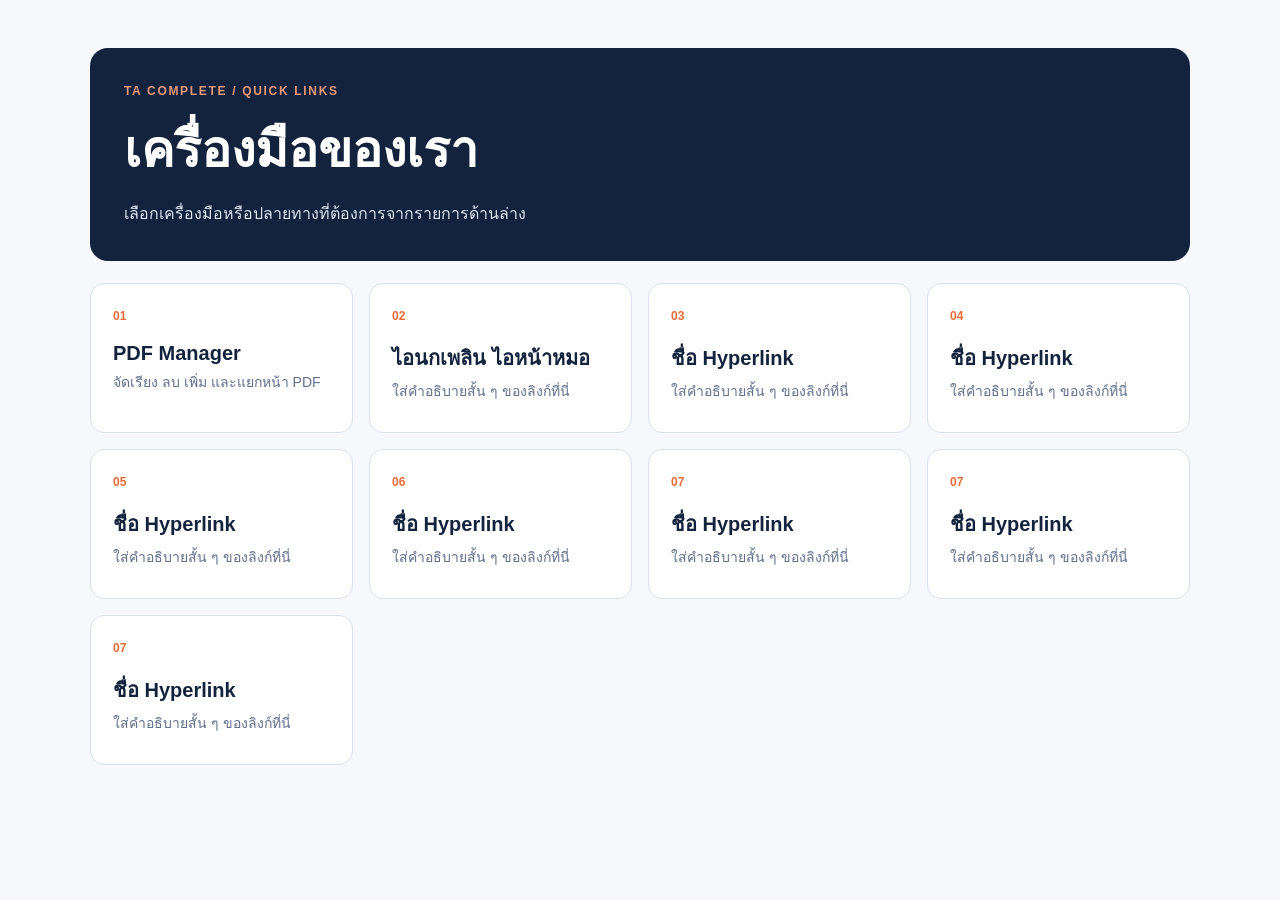
<file: index.html>
<!doctype html>
<html lang="th">
<head>
  <meta charset="utf-8">
  <meta name="viewport" content="width=device-width, initial-scale=1">
  <title>TA Complete — Tools</title>
  <style>
    :root {
      --navy: #13233d;
      --orange: #e66b38;
      --paper: #f6f8fb;
      --line: #d9e1eb;
      --muted: #60708b;
    }

    * { box-sizing: border-box; }

    body {
      margin: 0;
      min-height: 100vh;
      background: var(--paper);
      color: var(--navy);
      font-family: Arial, "Noto Sans Thai", sans-serif;
    }

    main {
      width: min(1100px, calc(100% - 32px));
      margin: 0 auto;
      padding: 48px 0;
    }

    header {
      padding: 34px;
      border-radius: 18px;
      background: var(--navy);
      color: #fff;
    }

    .eyebrow {
      margin: 0 0 8px;
      color: #eb9978;
      font-size: 12px;
      font-weight: 700;
      letter-spacing: .14em;
    }

    h1 { margin: 0; font-size: clamp(32px, 6vw, 50px); }

    header p {
      max-width: 650px;
      margin: 12px 0 0;
      color: #dbe4f3;
      line-height: 1.65;
    }

    .links {
      display: grid;
      grid-template-columns: repeat(auto-fit, minmax(240px, 1fr));
      gap: 16px;
      margin-top: 22px;
    }

    .link-card {
      display: block;
      min-height: 150px;
      padding: 22px;
      border: 1px solid var(--line);
      border-radius: 14px;
      background: #fff;
      color: inherit;
      text-decoration: none;
      transition: transform .18s ease, border-color .18s ease, box-shadow .18s ease;
    }

    .link-card:hover,
    .link-card:focus-visible {
      transform: translateY(-3px);
      border-color: var(--orange);
      box-shadow: 0 10px 24px rgba(19, 35, 61, .09);
      outline: none;
    }

    .number { color: var(--orange); font-size: 12px; font-weight: 700; }
    h2 { margin: 18px 0 7px; font-size: 20px; }
    .link-card p { margin: 0; color: var(--muted); font-size: 14px; line-height: 1.5; }

    @media (max-width: 560px) {
      main { padding: 20px 0; }
      header { padding: 24px; }
    }
  </style>
</head>
<body>
  <main>
    <header>
      <p class="eyebrow">TA COMPLETE / QUICK LINKS</p>
      <h1>เครื่องมือของเรา</h1>
      <p>เลือกเครื่องมือหรือปลายทางที่ต้องการจากรายการด้านล่าง</p>
    </header>

    <section class="links" aria-label="รายการลิงก์">
      <a class="link-card" href="https://nongsaisuearai.github.io/TA-FAMELINE/PDF_MERGER.html">
        <span class="number">01</span>
        <h2>PDF Manager</h2>
        <p>จัดเรียง ลบ เพิ่ม และแยกหน้า PDF</p>
      </a>

      <!-- เปลี่ยน # เป็น URL และแก้ข้อความของแต่ละช่องได้ตามต้องการ -->
      <a class="link-card" href="https://nongsaisuearai.github.io/TA-FAMELINE/ta-pdf-manager.html">
        <span class="number">02</span>
        <h2>ไอนกเพลิน ไอหน้าหมอ </h2>
        <p>ใส่คำอธิบายสั้น ๆ ของลิงก์ที่นี่</p>
      </a>

      <a class="link-card" href="#">
        <span class="number">03</span>
        <h2>ชื่อ Hyperlink</h2>
        <p>ใส่คำอธิบายสั้น ๆ ของลิงก์ที่นี่</p>
      </a>

      <a class="link-card" href="#">
        <span class="number">04</span>
        <h2>ชื่อ Hyperlink</h2>
        <p>ใส่คำอธิบายสั้น ๆ ของลิงก์ที่นี่</p>
      </a>

      <a class="link-card" href="#">
        <span class="number">05</span>
        <h2>ชื่อ Hyperlink</h2>
        <p>ใส่คำอธิบายสั้น ๆ ของลิงก์ที่นี่</p>
      </a>

      <a class="link-card" href="#">
        <span class="number">06</span>
        <h2>ชื่อ Hyperlink</h2>
        <p>ใส่คำอธิบายสั้น ๆ ของลิงก์ที่นี่</p>
      </a>
      <a class="link-card" href="#">
        <span class="number">07</span>
        <h2>ชื่อ Hyperlink</h2>
        <p>ใส่คำอธิบายสั้น ๆ ของลิงก์ที่นี่</p>
      </a>
      <a class="link-card" href="#">
        <span class="number">07</span>
        <h2>ชื่อ Hyperlink</h2>
        <p>ใส่คำอธิบายสั้น ๆ ของลิงก์ที่นี่</p>
      </a>
      <a class="link-card" href="#">
        <span class="number">07</span>
        <h2>ชื่อ Hyperlink</h2>
        <p>ใส่คำอธิบายสั้น ๆ ของลิงก์ที่นี่</p>
      </a>
    </section>
  </main>
</body>
</html>
</file>
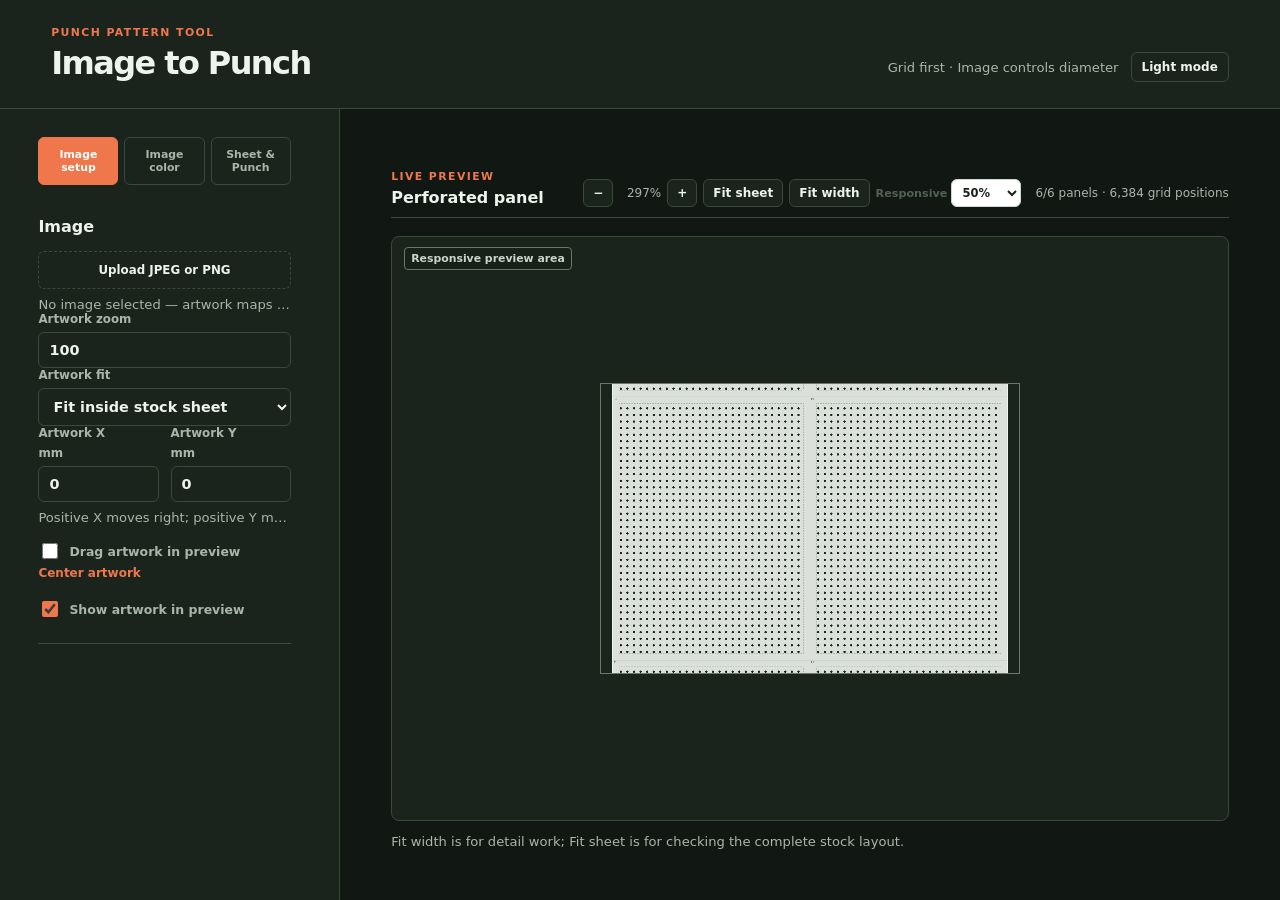
<file: GPT CODEX IMAGE-TO-PUNCH/index.html>
<!doctype html>
<html lang="en">
  <head>
    <meta charset="UTF-8" />
    <meta name="viewport" content="width=device-width, initial-scale=1.0" />
    <title>Image to Punch</title>
    <link rel="stylesheet" href="style.css" />
  </head>
  <body class="dark-mode">
    <header class="topbar">
      <div><p class="eyebrow">PUNCH PATTERN TOOL</p><h1>Image to Punch</h1></div>
      <div class="topbar-actions"><p class="topbar-note">Grid first · Image controls diameter</p><button id="theme-toggle" class="theme-toggle" type="button">Light mode</button></div>
    </header>
    <main class="app-layout">
      <aside class="controls" aria-label="Punch settings">
        <form id="settings-form">
          <div class="control-tabs" role="tablist" aria-label="Settings categories">
            <button id="image-adjustment-tab" class="control-tab is-active" type="button" role="tab" aria-selected="true" aria-controls="image-adjustment-panel" data-settings-tab="image-adjustment">Image setup</button>
            <button id="image-color-tab" class="control-tab" type="button" role="tab" aria-selected="false" aria-controls="image-color-panel" data-settings-tab="image-color">Image color</button>
            <button id="sheet-punch-tab" class="control-tab" type="button" role="tab" aria-selected="false" aria-controls="sheet-punch-panel" data-settings-tab="sheet-punch">Sheet &amp; Punch</button>
          </div>
          <div id="image-adjustment-panel" class="settings-tab-panel" role="tabpanel" aria-labelledby="image-adjustment-tab">
          <section class="control-section">
            <h2>Image</h2>
            <label class="upload-control" for="image-upload"><span>Upload JPEG or PNG</span><input id="image-upload" type="file" accept="image/jpeg,image/png" /></label>
            <p id="image-name" class="hint">No image selected — artwork maps across the full stock sheet</p>
            <label>Artwork zoom<input id="image-scale" type="number" min="10" max="400" step="1" value="100" /></label>
            <label>Artwork fit<select id="image-fit"><option value="contain">Fit inside stock sheet</option><option value="cover">Fill stock sheet (crop)</option><option value="stretch">Stretch to stock sheet</option></select></label>
            <div class="field-grid two-columns"><label>Artwork X <span>mm</span><input id="artwork-offset-x" type="number" step="0.1" value="0" /></label><label>Artwork Y <span>mm</span><input id="artwork-offset-y" type="number" step="0.1" value="0" /></label></div>
            <p class="hint">Positive X moves right; positive Y moves up from the sheet centre.</p>
            <label class="toggle"><input id="move-artwork" type="checkbox" /><span>Drag artwork in preview</span></label><button id="center-artwork" class="add-punch" type="button">Center artwork</button>
            <label class="toggle"><input id="show-artwork" type="checkbox" checked /><span>Show artwork in preview</span></label>
          </section>
          </div>
          <div id="image-color-panel" class="settings-tab-panel" role="tabpanel" aria-labelledby="image-color-tab" hidden>
            <section class="control-section">
              <h2>Image color</h2>
              <div class="tone-controls">
                <label class="tone-control"><span>Brightness <output id="image-brightness-value">0%</output></span><input id="image-brightness" type="range" min="-100" max="100" step="1" value="0" /></label>
                <label class="tone-control"><span>Contrast <output id="image-contrast-value">0%</output></span><input id="image-contrast" type="range" min="-100" max="100" step="1" value="0" /></label>
                <div class="tone-group">
                  <h3>Levels</h3>
                  <label class="tone-control"><span>Black point <output id="level-black-value">0</output></span><input id="level-black" type="range" min="0" max="254" step="1" value="0" /></label>
                  <label class="tone-control"><span>Midtone <output id="level-gamma-value">1.00</output></span><input id="level-gamma" type="range" min="0.10" max="3" step="0.01" value="1" /></label>
                  <label class="tone-control"><span>White point <output id="level-white-value">255</output></span><input id="level-white" type="range" min="1" max="255" step="1" value="255" /></label>
                </div>
                <div class="tone-group curve-group">
                  <div class="tone-group-heading"><h3>Curves</h3><button id="reset-curve" class="curve-reset" type="button">Reset curve</button></div>
                  <canvas id="tone-curve" width="260" height="180" aria-label="Tone curve editor"></canvas>
                  <input id="image-curve" type="hidden" value="0,0;255,255" />
                  <p class="curve-help">Click to add a point · drag to adjust · double-click a point to remove</p>
                </div>
                <label class="tone-control"><span>Artwork opacity <output id="artwork-opacity-value">22%</output></span><input id="artwork-opacity" type="range" min="0" max="100" step="1" value="22" /></label>
              </div>
              <button id="reset-image-color" class="secondary reset-image-color" type="button">Reset image color</button>
              <p class="hint tone-hint">Brightness, contrast, Levels, and Curves affect both the preview artwork and punch-size calculation. Opacity affects the preview only.</p>
            </section>
          </div>
          <div id="sheet-punch-panel" class="settings-tab-panel" role="tabpanel" aria-labelledby="sheet-punch-tab" hidden>
          <section class="control-section">
            <h2>DXF input</h2>
            <label class="upload-control" for="dxf-upload"><span>Upload DXF</span><input id="dxf-upload" type="file" accept=".dxf,application/dxf,text/plain" /></label>
            <p id="dxf-name" class="hint">No DXF selected — use this for panel outlines and cut geometry</p>
            <p id="dxf-info" class="hint">DXF import will be mapped to the stock-sheet coordinate system.</p>
            <label class="toggle"><input id="show-dxf" type="checkbox" checked /><span>Show DXF geometry in preview</span></label>
          </section>
          <section class="control-section">
            <h2>Stock sheet <span>mm</span></h2>
            <div class="field-grid two-columns">
              <label>Width<input id="sheet-width" type="number" min="1" value="1200" /></label><label>Height<input id="sheet-height" type="number" min="1" value="2400" /></label>
              <label>Start X<input id="start-x" type="number" min="0" value="25" /></label><label>Start Y<input id="start-y" type="number" min="0" value="25" /></label>
              <label class="full-width">Safe margin<input id="sheet-margin" type="number" min="0" step="0.1" value="0" /></label>
            </div><p class="hint">Origin: bottom-left (DXF coordinate system)</p>
          </section>
          <section class="control-section">
            <h2>Preview colors</h2>
            <div class="field-grid two-columns color-fields">
              <label>Sheet color<input id="sheet-color" type="color" value="#dbe1da" /></label>
              <label>Background color<input id="background-color" type="color" value="#1b241c" /></label>
            </div>
            <label class="toggle"><input id="show-sheet" type="checkbox" checked /><span>Show sheet in preview</span></label>
            <p class="hint">These colors affect the preview only, not the exported DXF.</p>
          </section>
          <section class="control-section">
            <h2>Panel layout <span>mm</span></h2>
            <div class="field-grid two-columns">
              <label>Panel width<input id="panel-width" type="number" min="1" value="600" /></label><label>Panel height<input id="panel-height" type="number" min="1" value="800" /></label>
              <label>Quantity<input id="panel-quantity" type="number" min="1" step="1" value="6" /></label><label>Gap X<input id="panel-gap-x" type="number" min="0" step="0.1" value="0" /></label>
              <label class="full-width">Gap Y<input id="panel-gap-y" type="number" min="0" step="0.1" value="0" /></label><label class="full-width">Panel punch margin<input id="panel-punch-margin" type="number" min="0" step="0.1" value="20" /></label>
            </div><label class="toggle"><input id="allow-panel-rotation" type="checkbox" /><span>Allow 90° panel rotation</span></label>
          </section>
          <section class="control-section">
            <h2>Pattern <span>mm / degrees</span></h2>
            <div class="field-grid two-columns"><label>Pitch X<input id="pitch-x" type="number" min="0.1" step="0.1" value="20" /></label><label>Pitch Y<input id="pitch-y" type="number" min="0.1" step="0.1" value="20" /></label><label class="full-width">Angle<input id="pattern-angle" type="number" min="0" max="360" step="1" value="0" /></label></div>
          </section>
          <section class="control-section">
            <h2>Holes <span>mm</span></h2>
            <label>Size mode<select id="hole-mode"><option value="continuous">Continuous range</option><option value="punch-list">Punch tool list</option></select></label>
            <div id="continuous-size-fields" class="field-grid two-columns mode-content">
              <label>Min size<input id="min-diameter" type="number" min="0" step="0.1" value="2" /></label><label>Max size<input id="max-diameter" type="number" min="0" step="0.1" value="12" /></label>
              <label>Hole shape<select id="continuous-shape"><option value="circle">Circle</option><option value="square">Square</option><option value="rectangle">Rectangle</option><option value="slot">Slot</option></select></label><label>Shape ratio<input id="continuous-ratio" type="number" min="1" step="0.1" value="2" /></label>
            </div><label class="toggle"><input id="invert" type="checkbox" /><span>Invert brightness mapping</span></label>
            <div id="punch-list" class="punch-list mode-content is-hidden" aria-label="Fixed punch tool list">
              <div class="punch-list-head"><span>Width / Ø</span><span>Height / length</span><span>Hole shape</span><span></span></div>
              <div id="punch-list-rows">
                <div class="punch-row"><input class="punch-size" type="number" min="0.1" step="0.1" value="2" aria-label="Punch width or diameter" /><input class="punch-secondary is-hidden" type="number" min="0.1" step="0.1" value="4" aria-label="Punch height or length" disabled /><select class="punch-shape" aria-label="Punch shape"><option value="circle">Circle</option><option value="square">Square</option><option value="rectangle">Rectangle</option><option value="slot">Slot</option></select><button class="remove-punch" type="button" aria-label="Remove punch">×</button></div>
                <div class="punch-row"><input class="punch-size" type="number" min="0.1" step="0.1" value="4" aria-label="Punch width or diameter" /><input class="punch-secondary is-hidden" type="number" min="0.1" step="0.1" value="8" aria-label="Punch height or length" disabled /><select class="punch-shape" aria-label="Punch shape"><option value="circle">Circle</option><option value="square">Square</option><option value="rectangle">Rectangle</option><option value="slot">Slot</option></select><button class="remove-punch" type="button" aria-label="Remove punch">×</button></div>
                <div class="punch-row"><input class="punch-size" type="number" min="0.1" step="0.1" value="6" aria-label="Punch width or diameter" /><input class="punch-secondary is-hidden" type="number" min="0.1" step="0.1" value="12" aria-label="Punch height or length" disabled /><select class="punch-shape" aria-label="Punch shape"><option value="circle">Circle</option><option value="square">Square</option><option value="rectangle">Rectangle</option><option value="slot">Slot</option></select><button class="remove-punch" type="button" aria-label="Remove punch">×</button></div>
                <div class="punch-row"><input class="punch-size" type="number" min="0.1" step="0.1" value="8" aria-label="Punch width or diameter" /><input class="punch-secondary is-hidden" type="number" min="0.1" step="0.1" value="16" aria-label="Punch height or length" disabled /><select class="punch-shape" aria-label="Punch shape"><option value="circle">Circle</option><option value="square">Square</option><option value="rectangle">Rectangle</option><option value="slot">Slot</option></select><button class="remove-punch" type="button" aria-label="Remove punch">×</button></div>
              </div><button id="add-punch" class="add-punch" type="button">+ Add punch</button><small>Edit each tool independently; preview updates automatically. Circle: diameter. Square: side. Rectangle / Slot: overall width × height in mm (Slot includes rounded ends). Tools are ranked by opening area and assigned equal brightness bands, from small/light to large/dark; Invert reverses this.</small>
            </div>
          </section>
          <div class="actions"><button type="submit" class="primary">Generate preview</button><button id="export-dxf" type="button" class="secondary">Export DXF</button><div class="project-actions"><button id="save-project" type="button" class="secondary">Save project</button><button id="open-project" type="button" class="secondary">Open project</button><input id="project-file" type="file" accept="application/json,.json" hidden /></div><p id="project-status" class="hint">Auto-save is on — settings will be restored after refresh.</p><p id="action-status" class="action-status" aria-live="polite">Change settings, then generate the preview.</p></div>
          </div>
        </form>
      </aside>
      <section class="workspace" aria-label="Punch preview"><div class="workspace-header"><div><p class="eyebrow">LIVE PREVIEW</p><h2>Perforated panel</h2></div><div class="preview-tools"><button id="preview-zoom-out" type="button" aria-label="Zoom out">−</button><output id="preview-zoom">100%</output><button id="preview-zoom-in" type="button" aria-label="Zoom in">+</button><button id="preview-zoom-fit" type="button">Fit sheet</button><button id="preview-fill" type="button">Fit width</button><label class="preview-size-label">Responsive <select id="preview-size" aria-label="Responsive preview size"><option value="50" selected>50%</option><option value="60">60%</option><option value="70">70%</option><option value="80">80%</option><option value="100">100%</option></select></label><output id="status">Ready to generate</output></div></div><div class="canvas-wrap"><span class="preview-frame-label">Responsive preview area</span><canvas id="preview-canvas" width="1800" height="1244" aria-label="Punch pattern preview"></canvas></div><p class="workspace-note">Fit width is for detail work; Fit sheet is for checking the complete stock layout.</p></section>
    </main><script src="app.js"></script>
  </body>
</html>
</file>
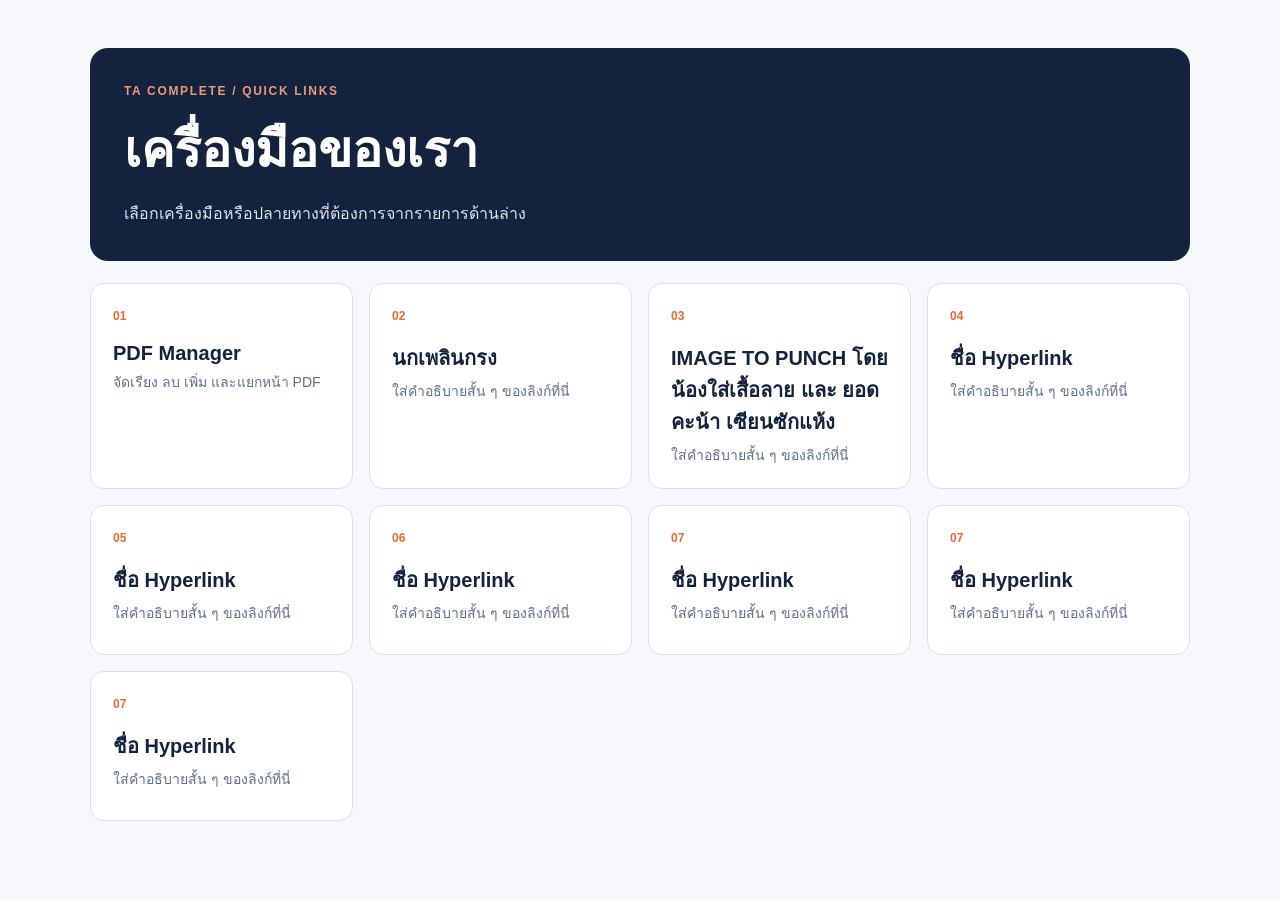
<file: index_L1.html>
<!doctype html>
<html lang="th">
<head>
  <meta charset="utf-8">
  <meta name="viewport" content="width=device-width, initial-scale=1">
  <title>TA Complete — Tools</title>
  <style>
    :root {
      --navy: #13233d;
      --orange: #e66b38;
      --paper: #f6f8fb;
      --line: #d9e1eb;
      --muted: #60708b;
    }

    * { box-sizing: border-box; }

    body {
      margin: 0;
      min-height: 100vh;
      background: var(--paper);
      color: var(--navy);
      font-family: Arial, "Noto Sans Thai", sans-serif;
    }

    main {
      width: min(1100px, calc(100% - 32px));
      margin: 0 auto;
      padding: 48px 0;
    }

    header {
      padding: 34px;
      border-radius: 18px;
      background: var(--navy);
      color: #fff;
    }

    .eyebrow {
      margin: 0 0 8px;
      color: #eb9978;
      font-size: 12px;
      font-weight: 700;
      letter-spacing: .14em;
    }

    h1 { margin: 0; font-size: clamp(32px, 6vw, 50px); }

    header p {
      max-width: 650px;
      margin: 12px 0 0;
      color: #dbe4f3;
      line-height: 1.65;
    }

    .links {
      display: grid;
      grid-template-columns: repeat(auto-fit, minmax(240px, 1fr));
      gap: 16px;
      margin-top: 22px;
    }

    .link-card {
      display: block;
      min-height: 150px;
      padding: 22px;
      border: 1px solid var(--line);
      border-radius: 14px;
      background: #fff;
      color: inherit;
      text-decoration: none;
      transition: transform .18s ease, border-color .18s ease, box-shadow .18s ease;
    }

    .link-card:hover,
    .link-card:focus-visible {
      transform: translateY(-3px);
      border-color: var(--orange);
      box-shadow: 0 10px 24px rgba(19, 35, 61, .09);
      outline: none;
    }

    .number { color: var(--orange); font-size: 12px; font-weight: 700; }
    h2 { margin: 18px 0 7px; font-size: 20px; }
    .link-card p { margin: 0; color: var(--muted); font-size: 14px; line-height: 1.5; }

    @media (max-width: 560px) {
      main { padding: 20px 0; }
      header { padding: 24px; }
    }
  </style>
</head>
<body>
  <main>
    <header>
      <p class="eyebrow">TA COMPLETE / QUICK LINKS</p>
      <h1>เครื่องมือของเรา</h1>
      <p>เลือกเครื่องมือหรือปลายทางที่ต้องการจากรายการด้านล่าง</p>
    </header>

    <section class="links" aria-label="รายการลิงก์">
      <a class="link-card" href="https://nongsaisuearai.github.io/TA-FAMELINE/PDF_MERGER.html">
        <span class="number">01</span>
        <h2>PDF Manager</h2>
        <p>จัดเรียง ลบ เพิ่ม และแยกหน้า PDF</p>
      </a>

      <!-- เปลี่ยน # เป็น URL และแก้ข้อความของแต่ละช่องได้ตามต้องการ -->
      <a class="link-card" href="https://nongsaisuearai.github.io/TA-FAMELINE/ta-pdf-manager.html">
        <span class="number">02</span>
        <h2>นกเพลินกรง</h2>
        <p>ใส่คำอธิบายสั้น ๆ ของลิงก์ที่นี่</p>
      </a>

      <a class="link-card" href="https://nongsaisuearai.github.io/TA-FAMELINE/GPT%20CODEX%20IMAGE-TO-PUNCH/index.html">
        <span class="number">03</span>
        <h2>IMAGE TO PUNCH โดย น้องใส่เสื้อลาย และ ยอดคะน้า เซียนซักแห้ง</h2>
        <p>ใส่คำอธิบายสั้น ๆ ของลิงก์ที่นี่</p>
      </a>

      <a class="link-card" href="#">
        <span class="number">04</span>
        <h2>ชื่อ Hyperlink</h2>
        <p>ใส่คำอธิบายสั้น ๆ ของลิงก์ที่นี่</p>
      </a>

      <a class="link-card" href="#">
        <span class="number">05</span>
        <h2>ชื่อ Hyperlink</h2>
        <p>ใส่คำอธิบายสั้น ๆ ของลิงก์ที่นี่</p>
      </a>

      <a class="link-card" href="#">
        <span class="number">06</span>
        <h2>ชื่อ Hyperlink</h2>
        <p>ใส่คำอธิบายสั้น ๆ ของลิงก์ที่นี่</p>
      </a>
      <a class="link-card" href="#">
        <span class="number">07</span>
        <h2>ชื่อ Hyperlink</h2>
        <p>ใส่คำอธิบายสั้น ๆ ของลิงก์ที่นี่</p>
      </a>
      <a class="link-card" href="#">
        <span class="number">07</span>
        <h2>ชื่อ Hyperlink</h2>
        <p>ใส่คำอธิบายสั้น ๆ ของลิงก์ที่นี่</p>
      </a>
      <a class="link-card" href="#">
        <span class="number">07</span>
        <h2>ชื่อ Hyperlink</h2>
        <p>ใส่คำอธิบายสั้น ๆ ของลิงก์ที่นี่</p>
      </a>
    </section>
  </main>
</body>
</html>
</file>
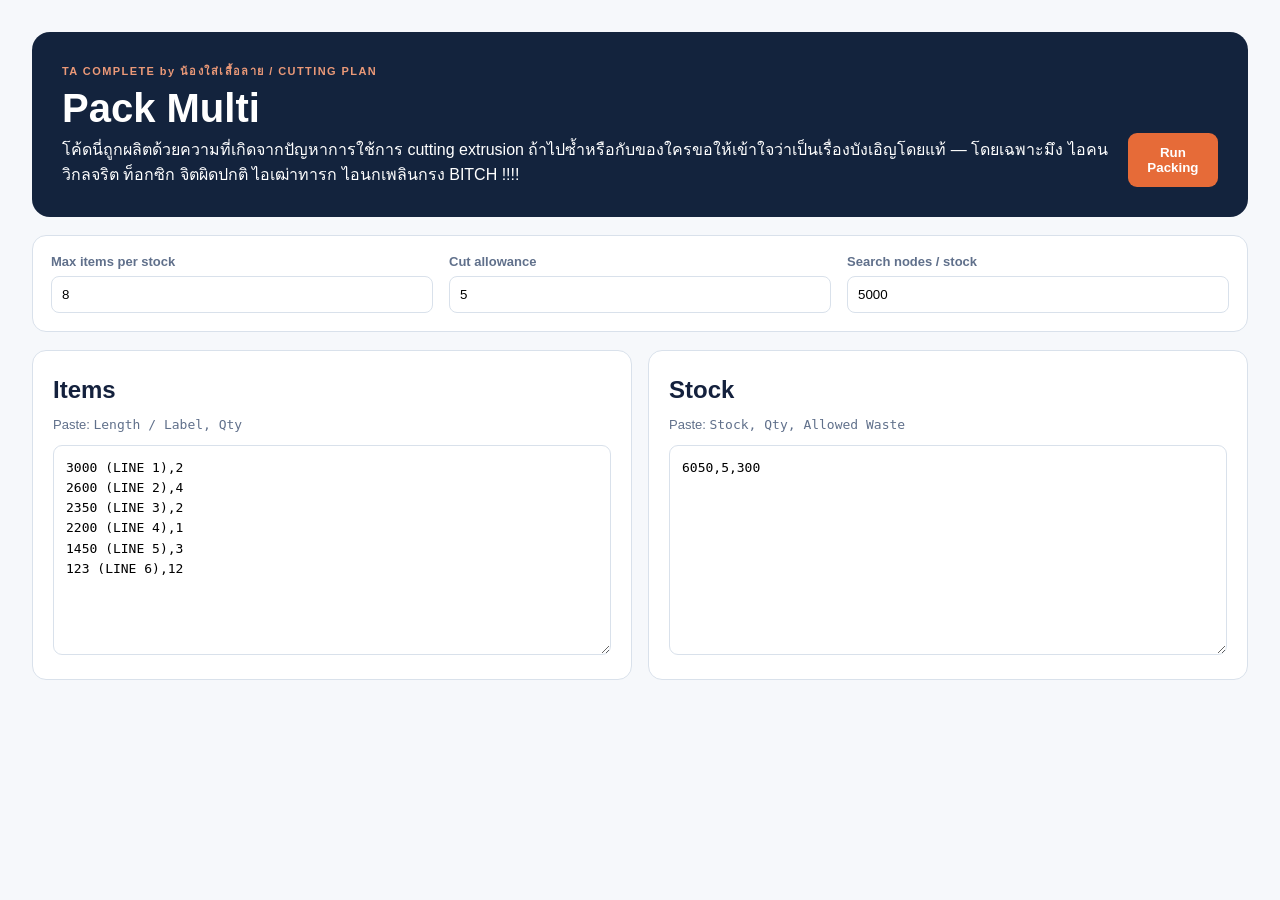
<file: PACK_MULTI_WEB.html>
<!doctype html>
<html lang="en"><head><meta charset="utf-8"><meta name="viewport" content="width=device-width,initial-scale=1"><title>TA Pack Multi</title>
<style>
:root{--ink:#14213d;--line:#d9e1eb;--paper:#f6f8fb;--accent:#e66b38;--navy:#13233d}*{box-sizing:border-box}body{margin:0;background:var(--paper);color:var(--ink);font-family:Arial,sans-serif}main{max-width:1400px;margin:auto;padding:32px}header{display:flex;justify-content:space-between;align-items:end;gap:20px;padding:30px;background:var(--navy);color:#fff;border-radius:18px}h1{font-size:40px;margin:6px 0}h2{margin:5px 0}.eyebrow{font-size:11px;font-weight:bold;letter-spacing:.13em;color:#eb9978}button{border:0;border-radius:9px;padding:12px 17px;font-weight:bold;cursor:pointer}.run{background:var(--accent);color:#fff}.secondary{background:#fff;color:var(--navy);border:1px solid var(--line)}.settings,.inputs{display:grid;gap:16px;margin-top:18px}.settings{grid-template-columns:repeat(3,1fr);padding:18px;background:#fff;border:1px solid var(--line);border-radius:14px}.inputs{grid-template-columns:1fr 1fr}.card,.summary{padding:20px;background:#fff;border:1px solid var(--line);border-radius:14px}label{font-size:13px;font-weight:bold;color:#60708b}input{display:block;width:100%;margin-top:7px;padding:10px;border:1px solid var(--line);border-radius:8px}textarea{width:100%;height:210px;border:1px solid var(--line);border-radius:9px;padding:12px;font:13px/1.55 ui-monospace,monospace;resize:vertical}.note{color:#60708b;font-size:13px}.error{margin-top:18px;padding:13px;background:#fff0eb;color:#a13d16;border-radius:10px}.result-head{display:flex;justify-content:space-between;align-items:end;margin:30px 0 12px}.table-wrap{overflow:auto;background:#fff;border:1px solid var(--line);border-radius:12px}table{width:100%;border-collapse:collapse;font-size:13px}th{text-align:left;background:#eaf0f7;color:#53637a;font-size:11px;text-transform:uppercase;letter-spacing:.05em}th,td{padding:11px;border-bottom:1px solid var(--line);white-space:nowrap}.items{max-width:500px;white-space:normal;line-height:1.45}.summary{margin-top:26px}@media(max-width:800px){main{padding:16px}header{align-items:start;flex-direction:column}.settings,.inputs{grid-template-columns:1fr}h1{font-size:32px}}
</style></head><body><main>
<header><div><div class="eyebrow">TA COMPLETE by น้องใส่เสื้อลาย / CUTTING PLAN</div><h1>Pack Multi</h1><div>โค้ดนี่ถูกผลิตด้วยความที่เกิดจากปัญหาการใช้การ cutting extrusion ถ้าไปซ้ำหรือกับของใครขอให้เข้าใจว่าเป็นเรื่องบังเอิญโดยแท้ — โดยเฉพาะมึง ไอคนวิกลจริต ท็อกซิก จิตผิดปกติ ไอเฒ่าทารก ไอนกเพลินกรง BITCH !!!!</div></div><button class="run" onclick="runPacking()">Run Packing</button></header>
<section class="settings"><label>Max items per stock<input id="maxItems" type="number" min="1" max="40" value="8"></label><label>Cut allowance<input id="allowance" type="number" min="0" value="5"></label><label>Search nodes / stock<input id="nodes" type="number" min="1" value="5000"></label></section>
<section class="inputs"><article class="card"><h2>Items</h2><p class="note">Paste: <code>Length / Label, Qty</code></p><textarea id="items">3000 (LINE 1),2
2600 (LINE 2),4
2350 (LINE 3),2
2200 (LINE 4),1
1450 (LINE 5),3
123 (LINE 6),12</textarea></article><article class="card"><h2>Stock</h2><p class="note">Paste: <code>Stock, Qty, Allowed Waste</code></p><textarea id="stocks">6050,5,300</textarea></article></section>
<div id="message"></div><div id="output"></div>
</main><script>
function split(t){return t.trim().split(/\r?\n/).filter(Boolean).map(x=>x.split(/[\t,]/).map(y=>y.trim()))}function len(v){let m=v.trim().match(/^(\d+(?:\.\d+)?)\s*(?:\([^)]*\))?\s*$/);if(!m||+m[1]<=0)throw Error('Invalid length: '+v);return{label:v.trim(),length:+m[1]}}function itemRows(t){return split(t).map((r,i)=>{if(r.length<2)throw Error('Item row '+(i+1)+' needs Length and Qty');let q=+r[1];if(!Number.isInteger(q)||q<0)throw Error('Invalid item quantity');return{...len(r[0]),qty:q}})}function stockRows(t){return split(t).map((r,i)=>{if(r.length<3)throw Error('Stock row '+(i+1)+' needs Stock, Qty and Allowed Waste');let q=+r[1],w=+r[2];if(!Number.isInteger(q)||q<0||w<0)throw Error('Invalid stock row');return{...len(r[0]),qty:q,waste:w}})}
function choose(a,used,stock,max,cut,limit){let best=[],bestGap=Infinity,nodes=0,cur=[];function go(start,sum){if(nodes>=limit||cur.length>=max||bestGap<=0)return;let prev=-1;for(let i=start;i<a.length&&nodes<limit;i++){if(used[i]||a[i].length===prev)continue;prev=a[i].length;nodes++;let raw=sum+a[i].length,use=raw+(cur.length+1)*cut;if(use>stock.length)continue;cur.push(i);let gap=stock.length-use;if(gap<bestGap&&gap<=stock.waste){best=[...cur];bestGap=gap}go(i+1,raw);cur.pop()}}go(0,0);return best}
function runPacking(){const itemInput=document.getElementById('items'),stockInput=document.getElementById('stocks'),maxInput=document.getElementById('maxItems'),allowanceInput=document.getElementById('allowance'),nodesInput=document.getElementById('nodes'),messageBox=document.getElementById('message'),outputBox=document.getElementById('output');try{let max=+maxInput.value,cut=+allowanceInput.value,nodes=+nodesInput.value;if(!Number.isInteger(max)||max<1||max>40)throw Error('Max items per stock must be 1 to 40');let source=itemRows(itemInput.value),stockList=stockRows(stockInput.value),all=source.flatMap(x=>Array.from({length:x.qty},()=>({...x}))).sort((a,b)=>b.length-a.length||a.label.localeCompare(b.label)),used=Array(all.length).fill(false),groups=[];stockList.flatMap(x=>Array.from({length:x.qty},()=>({...x}))).forEach(stock=>{let ids=choose(all,used,stock,max,cut,nodes);ids.forEach(i=>used[i]=true);let chosen=ids.map(i=>all[i]),raw=chosen.reduce((n,x)=>n+x.length,0),use=raw+chosen.length*cut;groups.push({stock,items:chosen,raw,used:use,gap:stock.length-use})});let unpack=all.filter((_,i)=>!used[i]);render(groups,unpack,source);messageBox.innerHTML=''}catch(e){outputBox.innerHTML='';messageBox.innerHTML='<div class="error">'+esc(e.message)+'</div>'}}
function render(groups,unpack,source){let html='<section class="result-head"><div><div class="eyebrow">PACK OUTPUT</div><h2>'+groups.length+' stock groups · '+unpack.length+' unpacked items</h2></div><button class="secondary" onclick="exportCsv()">Export CSV</button></section><div class="table-wrap"><table><thead><tr><th>Group</th><th>Stock</th><th>Items</th><th>Count</th><th>Raw</th><th>Used</th><th>Waste</th><th>Gap</th><th>Gap %</th></tr></thead><tbody>';groups.forEach((g,i)=>html+='<tr><td>'+ (i+1)+'</td><td>'+esc(g.stock.label)+'</td><td class="items">'+(g.items.map(x=>esc(x.label)).join(' · ')||'—')+'</td><td>'+g.items.length+'</td><td>'+g.raw+'</td><td>'+g.used+'</td><td>'+g.stock.waste+'</td><td>'+g.gap+'</td><td>'+((g.gap/g.stock.length)*100).toFixed(2)+'%</td></tr>');html+='</tbody></table></div>';let map=new Map(source.map(x=>[x.label,{...x,used:0}]));groups.forEach(g=>g.items.forEach(x=>map.get(x.label).used++));let sum=[...map.values()].sort((a,b)=>a.length-b.length||a.label.localeCompare(b.label));html+='<section class="summary"><div class="eyebrow">SUMMARY</div><h2>Item used list</h2><div class="table-wrap"><table><thead><tr><th>Length / Material</th><th>Source Qty</th><th>Used Qty</th><th>Remaining</th></tr></thead><tbody>';sum.forEach(x=>html+='<tr><td>'+esc(x.label)+'</td><td>'+x.qty+'</td><td>'+ (x.used||'')+'</td><td>'+ (x.qty-x.used)+'</td></tr>');html+='</tbody></table></div></section>';document.getElementById('output').innerHTML=html;window.packResult={groups,unpack}}
function esc(s){return String(s).replace(/[&<>"']/g,c=>({'&':'&amp;','<':'&lt;','>':'&gt;','"':'&quot;',"'":'&#39;'}[c]))}function exportCsv(){if(!window.packResult)return;let r=[['Group','Stock','Items','Count','Raw','Used','Waste','Gap','Gap %']];window.packResult.groups.forEach((g,i)=>r.push([i+1,g.stock.label,g.items.map(x=>x.label).join(' | '),g.items.length,g.raw,g.used,g.stock.waste,g.gap,(g.gap/g.stock.length*100).toFixed(2)]));r.push(['UNPACK','',window.packResult.unpack.map(x=>x.label).join(' | ')]);let b=new Blob([r.map(x=>x.map(v=>'"'+String(v).replaceAll('"','""')+'"').join(',')).join('\n')],{type:'text/csv'}),a=document.createElement('a');a.href=URL.createObjectURL(b);a.download='pack-multi-result.csv';a.click();URL.revokeObjectURL(a.href)}
</script></body></html>
</file>
<file: GPT CODEX IMAGE-TO-PUNCH/style.css>
:root { --ink:#19211d;--muted:#718077;--line:#dfe6dd;--paper:#f7f8f3;--panel:#fff;--accent:#dd5c36;--accent-dark:#bd4322; }
@media(min-width:761px){html body{height:100vh;display:flex;flex-direction:column;overflow:hidden}body>.topbar{flex:0 0 auto}body>.app-layout{flex:1;height:auto;min-height:0;overflow:hidden}.app-layout>.controls{height:100%;min-height:0;overflow-y:auto;overscroll-behavior:contain;scrollbar-gutter:stable;scrollbar-width:thin;scrollbar-color:var(--muted) var(--panel)}.app-layout>.controls::-webkit-scrollbar{width:10px}.app-layout>.controls::-webkit-scrollbar-track{background:var(--panel)}.app-layout>.controls::-webkit-scrollbar-thumb{border:2px solid var(--panel);border-radius:10px;background:var(--line)}.app-layout>.workspace{height:100%;min-height:0;overflow-y:auto;overscroll-behavior:contain}}
.punch-row .punch-detail{grid-column:1/-1;white-space:normal;padding:0 0 8px;color:var(--muted)}
.color-fields input[type="color"]{width:100%;height:42px;border:1px solid var(--line);border-radius:6px;padding:4px;background:var(--panel);cursor:pointer}.color-fields input[type="color"]::-webkit-color-swatch-wrapper{padding:0}.color-fields input[type="color"]::-webkit-color-swatch{border:0;border-radius:3px}.color-fields input[type="color"]::-moz-color-swatch{border:0;border-radius:3px}
.control-tabs{position:sticky;top:-28px;z-index:12;display:grid;grid-template-columns:repeat(3,minmax(0,1fr));gap:6px;margin:-8px 0 22px;padding:8px 0 10px;background:var(--panel)}.control-tab{min-width:0;border:1px solid var(--line);padding:10px 4px;color:var(--muted);background:var(--panel);font-size:.68rem;line-height:1.2;white-space:normal}.control-tab:hover{color:var(--ink);border-color:var(--muted)}.control-tab.is-active{border-color:var(--accent);color:#fff;background:var(--accent)}.settings-tab-panel[hidden]{display:none}.tone-controls{display:grid;gap:18px}.tone-control>span{display:flex;align-items:center;justify-content:space-between;gap:12px;color:var(--ink)}.tone-control output{color:var(--accent);font-size:.74rem;font-weight:800}.tone-control input[type="range"]{width:100%;accent-color:var(--accent);cursor:pointer}.tone-group{display:grid;gap:14px;padding-top:18px;border-top:1px solid var(--line)}.tone-group h3{margin:0;color:var(--ink);font-size:.78rem}.tone-group-heading{display:flex;align-items:center;justify-content:space-between;gap:10px}.curve-reset{padding:3px 0;color:var(--accent);background:transparent;font-size:.68rem}.curve-group canvas{width:100%;height:auto;border:1px solid var(--line);border-radius:6px;background:#151b17;cursor:crosshair;touch-action:none}.curve-group canvas.is-dragging{cursor:grabbing}.curve-help{margin:0;color:var(--muted);font-size:.65rem;line-height:1.4}.reset-image-color{width:100%;margin-top:20px}.tone-hint{white-space:normal;line-height:1.45}
.preview-tools{display:flex;align-items:center;gap:6px}.preview-tools button{padding:6px 9px;border:1px solid var(--line);background:var(--panel);color:var(--ink);font-size:.75rem}.preview-tools output{min-width:42px;padding:0;color:var(--muted);font-size:.75rem}.preview-tools #status{margin-left:8px;min-width:160px}.canvas-wrap canvas{cursor:grab}.canvas-wrap canvas.is-panning{cursor:grabbing}
#preview-canvas{width:var(--preview-width,50%)!important;height:auto!important;max-width:none!important;max-height:none!important;outline:1px solid #687b6b}.canvas-wrap{position:relative}.preview-frame-label{position:absolute;top:10px;left:12px;z-index:1;border:1px solid #687b6b;border-radius:4px;padding:4px 6px;color:#c9d6ca;background:#172019;font-size:.68rem;font-weight:700}.preview-tools .preview-size-label{display:flex;align-items:center;gap:4px;color:var(--muted);font-size:.7rem;white-space:nowrap}.preview-tools #preview-size{width:auto;padding:5px 6px;font-size:.72rem}
.project-actions{display:grid;grid-template-columns:1fr 1fr;gap:8px}.project-actions button{padding:9px 7px;font-size:.74rem}
.workspace-header{position:sticky;top:0;z-index:10;padding:10px 0;border-bottom:1px solid var(--line);background:var(--paper)}
body.dark-mode { --ink:#edf3ed;--muted:#a9b6aa;--line:#3b493d;--paper:#111712;--panel:#1b241c;--accent:#f0774c;--accent-dark:#ff936d; }
body.dark-mode .preview-tools .preview-size-label{color:#526056}body.dark-mode .preview-tools #preview-size{color:#19211d;background:#fff;border-color:#cfd8cf}
.canvas-wrap canvas.is-artwork-moving{cursor:move}.canvas-wrap canvas.is-artwork-moving.is-panning{cursor:grabbing}
*{box-sizing:border-box} body{margin:0;min-width:320px;background:var(--paper);color:var(--ink);font-family:Inter,ui-sans-serif,system-ui,sans-serif}.topbar{display:flex;align-items:end;justify-content:space-between;gap:24px;padding:26px clamp(22px,4vw,64px);border-bottom:1px solid var(--line);background:var(--panel)}h1,h2,p{margin:0}h1{font-size:clamp(1.55rem,2.5vw,2.15rem);letter-spacing:-.05em}h2{font-size:1rem}.eyebrow{margin-bottom:5px;color:var(--accent);font-size:.68rem;font-weight:800;letter-spacing:.13em}.topbar-note,.hint,.workspace-note,output{color:var(--muted);font-size:.82rem}.topbar-actions{display:flex;align-items:center;gap:12px}.theme-toggle{border:1px solid var(--line);border-radius:6px;padding:7px 10px;color:var(--ink);background:var(--panel);font:inherit;font-size:.75rem;font-weight:700;cursor:pointer}.app-layout{display:grid;grid-template-columns:minmax(280px,340px) 1fr;min-height:calc(100vh - 96px)}.controls{padding:28px clamp(22px,3vw,42px);border-right:1px solid var(--line);background:var(--panel)}.control-section{padding:0 0 23px;margin-bottom:23px;border-bottom:1px solid var(--line)}.control-section h2{margin-bottom:15px}.control-section h2 span{color:var(--muted);font-size:.7rem;font-weight:500}.field-grid{display:grid;gap:12px}.two-columns{grid-template-columns:1fr 1fr}.full-width{grid-column:1/-1}label{display:grid;gap:6px;color:var(--muted);font-size:.74rem;font-weight:700}input[type="number"],select{width:100%;border:1px solid var(--line);border-radius:6px;padding:9px 10px;color:var(--ink);background:var(--panel);font:inherit;font-size:.9rem}input:focus{outline:2px solid #efb8a6;outline-offset:1px;border-color:var(--accent)}.upload-control{display:block;position:relative;padding:11px 12px;border:1px dashed var(--line);border-radius:6px;color:var(--ink);cursor:pointer;text-align:center}.upload-control input{position:absolute;inset:0;width:100%;opacity:0;cursor:pointer}.hint{margin-top:8px;overflow:hidden;text-overflow:ellipsis;white-space:nowrap}.toggle{display:flex;align-items:center;gap:8px;margin-top:15px;font-size:.78rem;cursor:pointer}.toggle input{width:16px;height:16px;accent-color:var(--accent)}.punch-list{display:grid;gap:7px;margin-top:14px}.mode-content{margin-top:14px}.is-hidden{display:none}.punch-list-head,.punch-row{display:grid;grid-template-columns:.8fr .8fr 1.1fr 28px;gap:8px}.punch-list-head{color:var(--muted);font-size:.68rem;font-weight:700}.punch-row input,.punch-row select{min-width:0;border:1px solid var(--line);border-radius:6px;padding:8px;color:var(--ink);background:var(--panel);font:inherit;font-size:.82rem}.punch-row .punch-secondary.is-hidden{display:block;color:transparent;-webkit-text-fill-color:transparent;opacity:.55}.remove-punch{border:1px solid var(--line);border-radius:6px;background:var(--panel);color:var(--muted);cursor:pointer;font-size:1.1rem;line-height:1}.add-punch{justify-self:start;border:0;padding:3px 0;background:transparent;color:var(--accent);cursor:pointer;font:inherit;font-size:.75rem;font-weight:700}.punch-list small{color:var(--muted);font-size:.68rem;font-weight:500;line-height:1.35}.actions{display:grid;gap:10px}.action-status{min-height:1.2em;margin:0;color:var(--muted);font-size:.72rem;line-height:1.4}.action-status.is-error{color:#c14a2c}button{border:0;border-radius:6px;padding:11px 14px;font:inherit;font-size:.82rem;font-weight:750;cursor:pointer}button:disabled{cursor:not-allowed;opacity:.45}.primary{background:var(--accent);color:white}.primary:hover{background:var(--accent-dark)}.secondary{border:1px solid var(--line);background:var(--panel);color:var(--ink)}.workspace{display:flex;min-width:0;flex-direction:column;padding:clamp(22px,4vw,54px)}.workspace-header{display:flex;align-items:end;justify-content:space-between;gap:18px;margin-bottom:18px}output{padding-bottom:2px;text-align:right}.canvas-wrap{display:flex;flex:1;min-height:360px;align-items:center;justify-content:center;overflow:hidden;border:1px solid var(--line);border-radius:8px;background:#1b241c}canvas{display:block;max-width:100%;max-height:70vh;background:#1b241c}.workspace-note{margin-top:13px}@media(max-width:760px){.topbar{align-items:start;flex-direction:column;padding:20px}.app-layout{display:block}.controls{border-right:0;border-bottom:1px solid var(--line)}.workspace{padding:24px 20px}}
</file>
